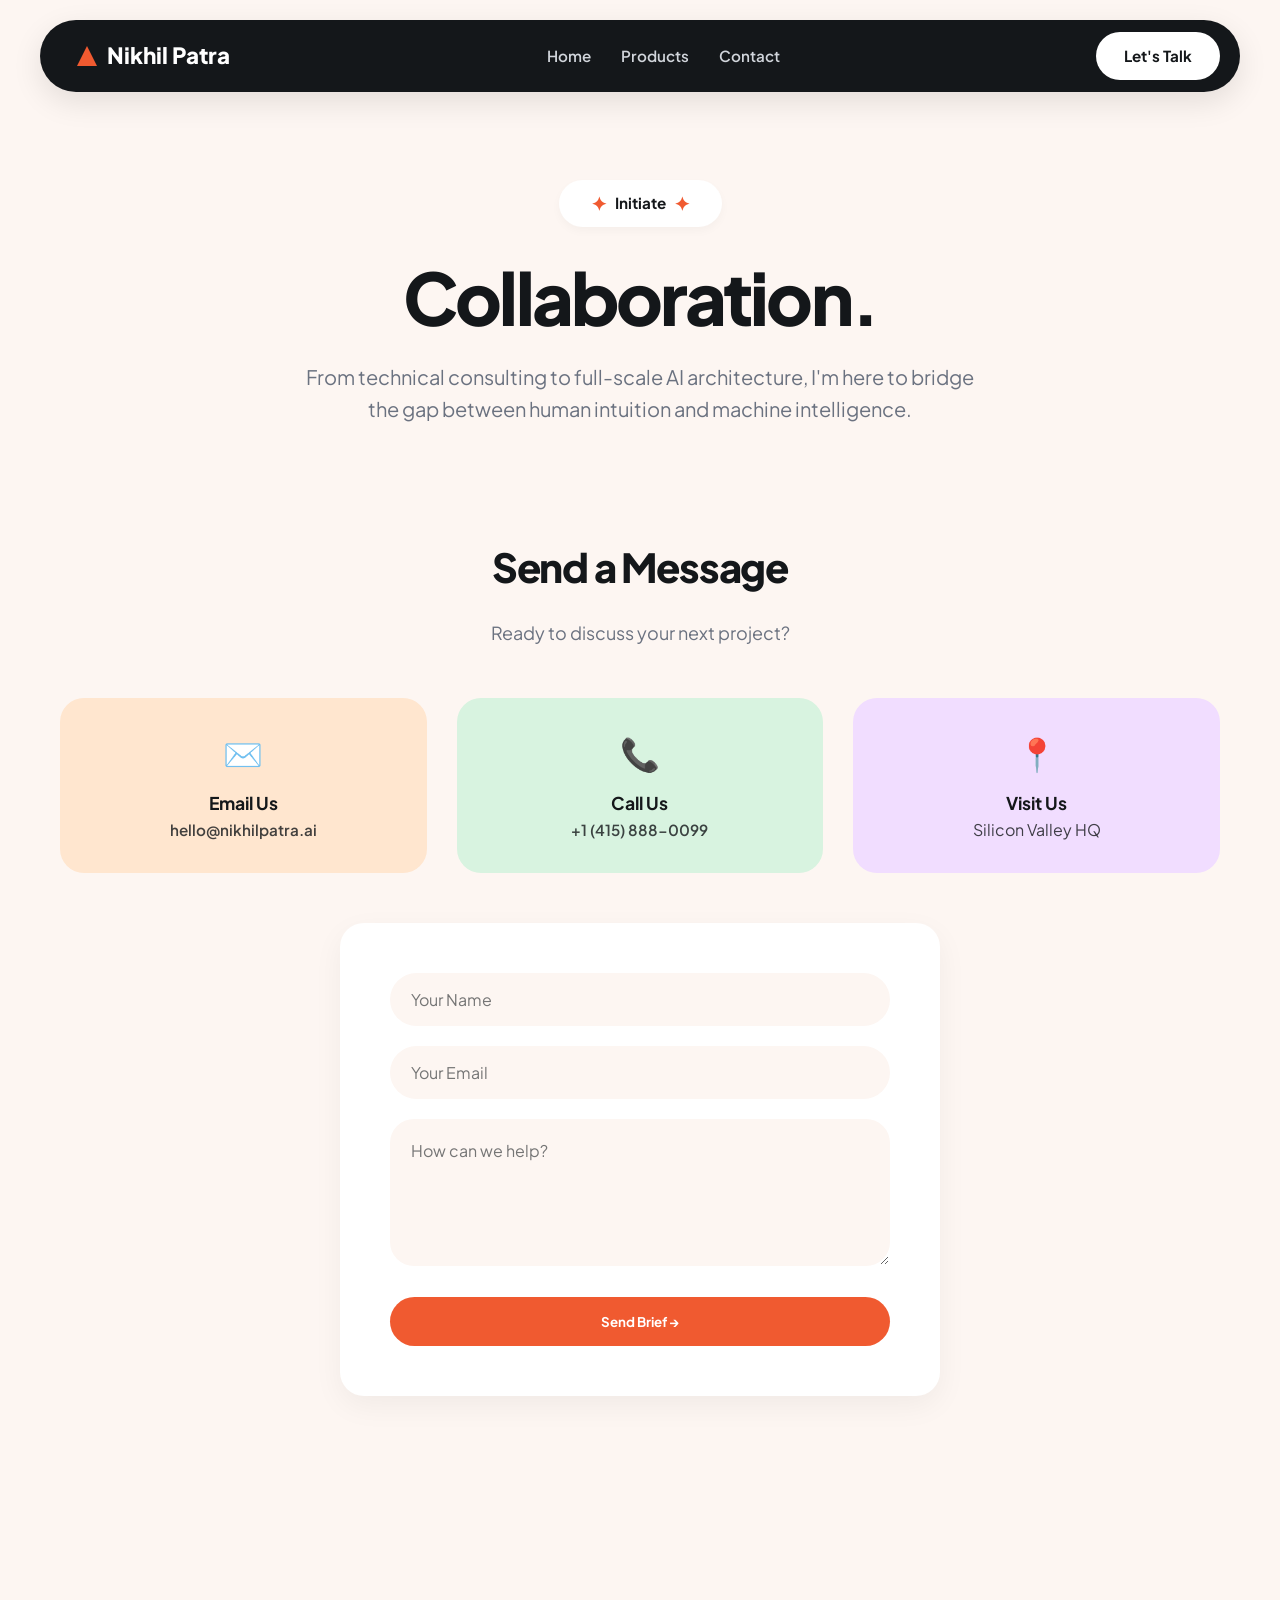
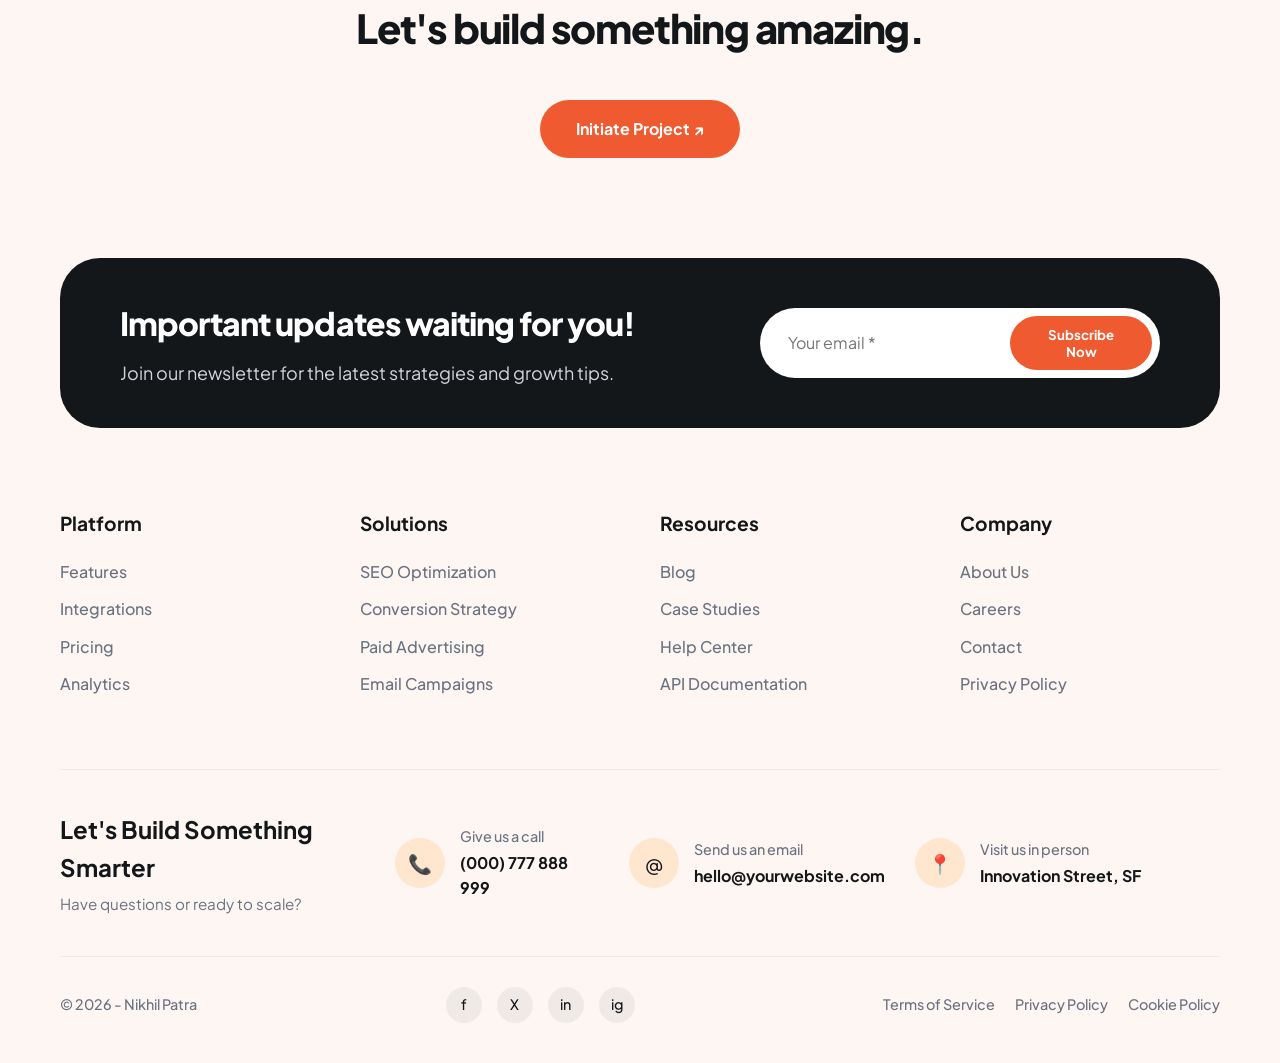
<file: contact.html>
<!DOCTYPE html>
<html lang="en">
<head>
    <meta charset="UTF-8">
    <meta name="viewport" content="width=device-width, initial-scale=1.0">
    <title>Contact | Nikhil Patra</title>
    <link rel="stylesheet" href="style.css?v=10">
    <script src="app.js?v=10"></script>
</head>
<body data-page="contact">
    <!-- Floating Navbar -->
    <div class="nav-wrapper">
        <nav>
            <a href="index.html" class="logo">
                <svg width="24" height="24" viewBox="0 0 24 24" fill="none" xmlns="http://www.w3.org/2000/svg"><path d="M12 2L2 22H22L12 2Z" fill="currentColor"/></svg>
                <span data-global="siteName">Nikhil Patra</span>
            </a>
            <div class="nav-links" id="nav-menu">
                <!-- Dynamic Nav -->
            </div>
            <a href="contact.html" class="nav-btn" data-global="ctaText">Get started ↗</a>
        </nav>
    </div>

    <!-- Page Content (Rendered dynamically by CMS) -->
    <main id="main-content" style="min-height: 80vh;">
        <p style="padding: 150px; text-align: center; color: #6b7280;">Loading page content...</p>
    </main>

    <!-- Footer -->
    <footer id="footer">
        <!-- Injected by app.js -->
    </footer>
</body>
</html>
</file>
<file: style.css>
@import url('https://fonts.googleapis.com/css2?family=Plus+Jakarta+Sans:wght@400;500;600;700;800&display=swap');

:root {
    --bg-main: #fdf6f2; /* Peach/Beige background */
    --text-dark: #14171a; /* Charcoal text */
    --text-muted: #6b7280;
    --accent: #f05a30; /* Vibrant Orange */
    --accent-hover: #d14722;
    --nav-bg: #14171a;
    
    /* Pastel Card Colors */
    --card-peach: #ffe6cf;
    --card-mint: #d8f3e0;
    --card-lavender: #f1ddff;
}

* { margin: 0; padding: 0; box-sizing: border-box; font-family: 'Plus Jakarta Sans', sans-serif; }
body { background-color: var(--bg-main); color: var(--text-dark); line-height: 1.6; overflow-x: hidden; }

/* Typography */
h1 { font-size: 4.5rem; font-weight: 800; letter-spacing: -0.04em; line-height: 1.1; margin-bottom: 25px; color: var(--text-dark); text-align: center; }
h2 { font-size: 2.5rem; font-weight: 800; letter-spacing: -0.03em; margin-bottom: 20px; color: var(--text-dark); text-align: center; }
h3 { font-size: 1.5rem; font-weight: 700; margin-bottom: 10px; }
h4 { font-size: 1.1rem; font-weight: 700; }
p { color: var(--text-muted); font-size: 1.125rem; margin-bottom: 20px; }
.text-center { text-align: center; }

/* Buttons & Pills */
.pill-badge {
    display: inline-flex; align-items: center; justify-content: center;
    background: white; color: var(--text-dark);
    padding: 8px 24px; border-radius: 50px;
    font-weight: 700; font-size: 0.95rem;
    box-shadow: 0 4px 10px rgba(0,0,0,0.03);
    margin-bottom: 30px;
}
.pill-badge span { color: var(--accent); margin: 0 8px; font-size: 1.2rem; }

.btn {
    display: inline-flex; align-items: center; justify-content: center;
    padding: 16px 36px; border-radius: 50px; font-weight: 700;
    text-decoration: none; transition: all 0.3s ease; border: none; cursor: pointer;
}
.btn-dark { background: var(--text-dark); color: white; }
.btn-dark:hover { background: #000; transform: translateY(-2px); }
.btn-peach { background: var(--card-peach); color: var(--text-dark); }
.btn-peach:hover { background: #ffdcb5; transform: translateY(-2px); }
.btn-accent { background: var(--accent); color: white; }
.btn-accent:hover { background: var(--accent-hover); transform: translateY(-2px); }

.arrow-link { color: var(--text-dark); text-decoration: none; font-weight: 600; display: inline-flex; align-items: center; gap: 5px; font-size: 0.95rem; }
.arrow-link:hover { color: var(--accent); }

/* Layout */
.container { max-width: 1200px; margin: 0 auto; padding: 0 20px; position: relative; }
section { padding: 100px 0; }

/* Floating Navbar */
.nav-wrapper { padding: 20px; position: fixed; top: 0; width: 100%; z-index: 1000; }
nav {
    background: var(--nav-bg);
    border-radius: 50px;
    padding: 12px 20px;
    display: flex; justify-content: space-between; align-items: center;
    max-width: 1200px; margin: 0 auto;
    box-shadow: 0 10px 30px rgba(0,0,0,0.1);
}
.logo { font-size: 1.4rem; font-weight: 800; color: white; text-decoration: none; display: flex; align-items: center; gap: 8px; padding-left: 15px; }
.logo svg { color: var(--accent); width: 24px; height: 24px; }
.nav-links { display: flex; gap: 30px; align-items: center; }
.nav-links a { color: #d1d5db; text-decoration: none; font-weight: 600; transition: 0.2s; font-size: 0.95rem; }
.nav-links a:hover { color: white; }
.nav-btn { background: white; color: var(--text-dark); padding: 12px 28px; border-radius: 50px; font-weight: 700; text-decoration: none; font-size: 0.95rem; transition: 0.2s; }
.nav-btn:hover { background: #f3f4f6; }

/* Hero Section */
.hero { padding-top: 180px; padding-bottom: 60px; text-align: center; }
.hero p { max-width: 700px; margin: 0 auto 40px; font-size: 1.25rem; }
.hero-btns { display: flex; gap: 20px; justify-content: center; }

/* Logo Cloud */
.logo-cloud { display: flex; justify-content: space-between; align-items: center; flex-wrap: wrap; opacity: 0.4; padding: 40px 0; mix-blend-mode: multiply; filter: grayscale(100%); }
.logo-cloud img { height: 30px; }

/* Pastel Cards Grid */
.grid-3 { display: grid; grid-template-columns: repeat(3, 1fr); gap: 30px; }
.pastel-card {
    border-radius: 24px; padding: 40px 30px;
    display: flex; flex-direction: column;
    min-height: 400px; position: relative; overflow: hidden;
}
.pastel-card.peach { background: var(--card-peach); }
.pastel-card.mint { background: var(--card-mint); }
.pastel-card.lavender { background: var(--card-lavender); }

.pastel-card h3 { font-size: 2rem; margin-bottom: 20px; }
.pastel-card p { color: var(--text-dark); font-size: 1rem; opacity: 0.8; }
.card-bottom { margin-top: auto; display: flex; justify-content: space-between; align-items: center; font-weight: 700; font-size: 0.9rem; }
.card-img-placeholder { flex-grow: 1; display: flex; align-items: center; justify-content: center; margin: 20px 0; }
.card-img-placeholder img { max-width: 100%; max-height: 200px; object-fit: contain; }

/* Services Grid */
.services-grid { display: grid; grid-template-columns: repeat(3, 1fr); gap: x; row-gap: 60px; column-gap: 40px; text-align: center; padding-top: 40px;}
.service-item { display: flex; flex-direction: column; align-items: center; }
.service-icon {
    width: 60px; height: 60px; border-radius: 50%;
    background: var(--accent); color: white;
    display: flex; align-items: center; justify-content: center;
    font-size: 1.5rem; margin-bottom: 25px;
}
.service-item h4 { font-size: 1.3rem; margin-bottom: 15px; }
.service-item p { font-size: 1rem; margin-bottom: 20px; }

/* Newsletter Footer Banner */
.newsletter-banner {
    background: var(--text-dark); color: white;
    border-radius: 40px; padding: 40px 60px;
    display: flex; justify-content: space-between; align-items: center;
    margin-bottom: 80px;
}
.newsletter-banner h2 { text-align: left; color: white; margin-bottom: 10px; font-size: 2rem; }
.newsletter-banner p { color: #d1d5db; margin: 0; }
.newsletter-form {
    display: flex; background: white; padding: 8px; border-radius: 50px;
    width: 100%; max-width: 400px;
}
.newsletter-form input { flex: 1; border: none; outline: none; padding: 10px 20px; font-size: 1rem; background: transparent; }
.newsletter-form button { border: none; cursor: pointer; }

/* Footer */
footer { padding: 0 0 40px; }
.footer-grid { display: grid; grid-template-columns: repeat(4, 1fr); gap: 40px; margin-bottom: 60px; }
.footer-col h4 { margin-bottom: 20px; font-size: 1.2rem; }
.footer-col a { display: block; color: var(--text-muted); text-decoration: none; margin-bottom: 12px; font-weight: 500; }
.footer-col a:hover { color: var(--accent); }

.footer-contact {
    display: grid; grid-template-columns: 1.5fr 1fr 1fr 1.5fr; gap: 30px;
    align-items: center; padding: 40px 0;
    border-top: 1px solid rgba(0,0,0,0.05);
    border-bottom: 1px solid rgba(0,0,0,0.05);
    margin-bottom: 30px;
}
.footer-contact h3 { font-size: 1.5rem; margin-bottom: 5px; }
.contact-block { display: flex; align-items: center; gap: 15px; }
.contact-icon { width: 50px; height: 50px; border-radius: 50%; background: var(--card-peach); color: var(--text-dark); display: flex; align-items: center; justify-content: center; font-size: 1.2rem; }
.contact-text h5 { font-size: 0.9rem; color: var(--text-muted); font-weight: 500; margin-bottom: 2px; }
.contact-text p { font-size: 1rem; color: var(--text-dark); font-weight: 700; margin: 0; }

.footer-bottom { display: flex; justify-content: space-between; align-items: center; color: var(--text-muted); font-weight: 500; font-size: 0.9rem; }
.social-icons { display: flex; gap: 15px; }
.social-icons a { color: var(--text-dark); background: rgba(0,0,0,0.05); width: 36px; height: 36px; border-radius: 50%; display: flex; align-items: center; justify-content: center; text-decoration: none; }
.social-icons a:hover { background: var(--accent); color: white; }
.footer-links-small { display: flex; gap: 20px; }
.footer-links-small a { color: var(--text-muted); text-decoration: none; }

@media (max-width: 992px) {
    h1 { font-size: 3rem; }
    .grid-3, .services-grid, .footer-grid, .footer-contact { grid-template-columns: 1fr; }
    .newsletter-banner { flex-direction: column; text-align: center; gap: 30px; padding: 40px 20px; }
    .newsletter-banner h2 { text-align: center; }
    .nav-links { display: none; }
}
</file>
